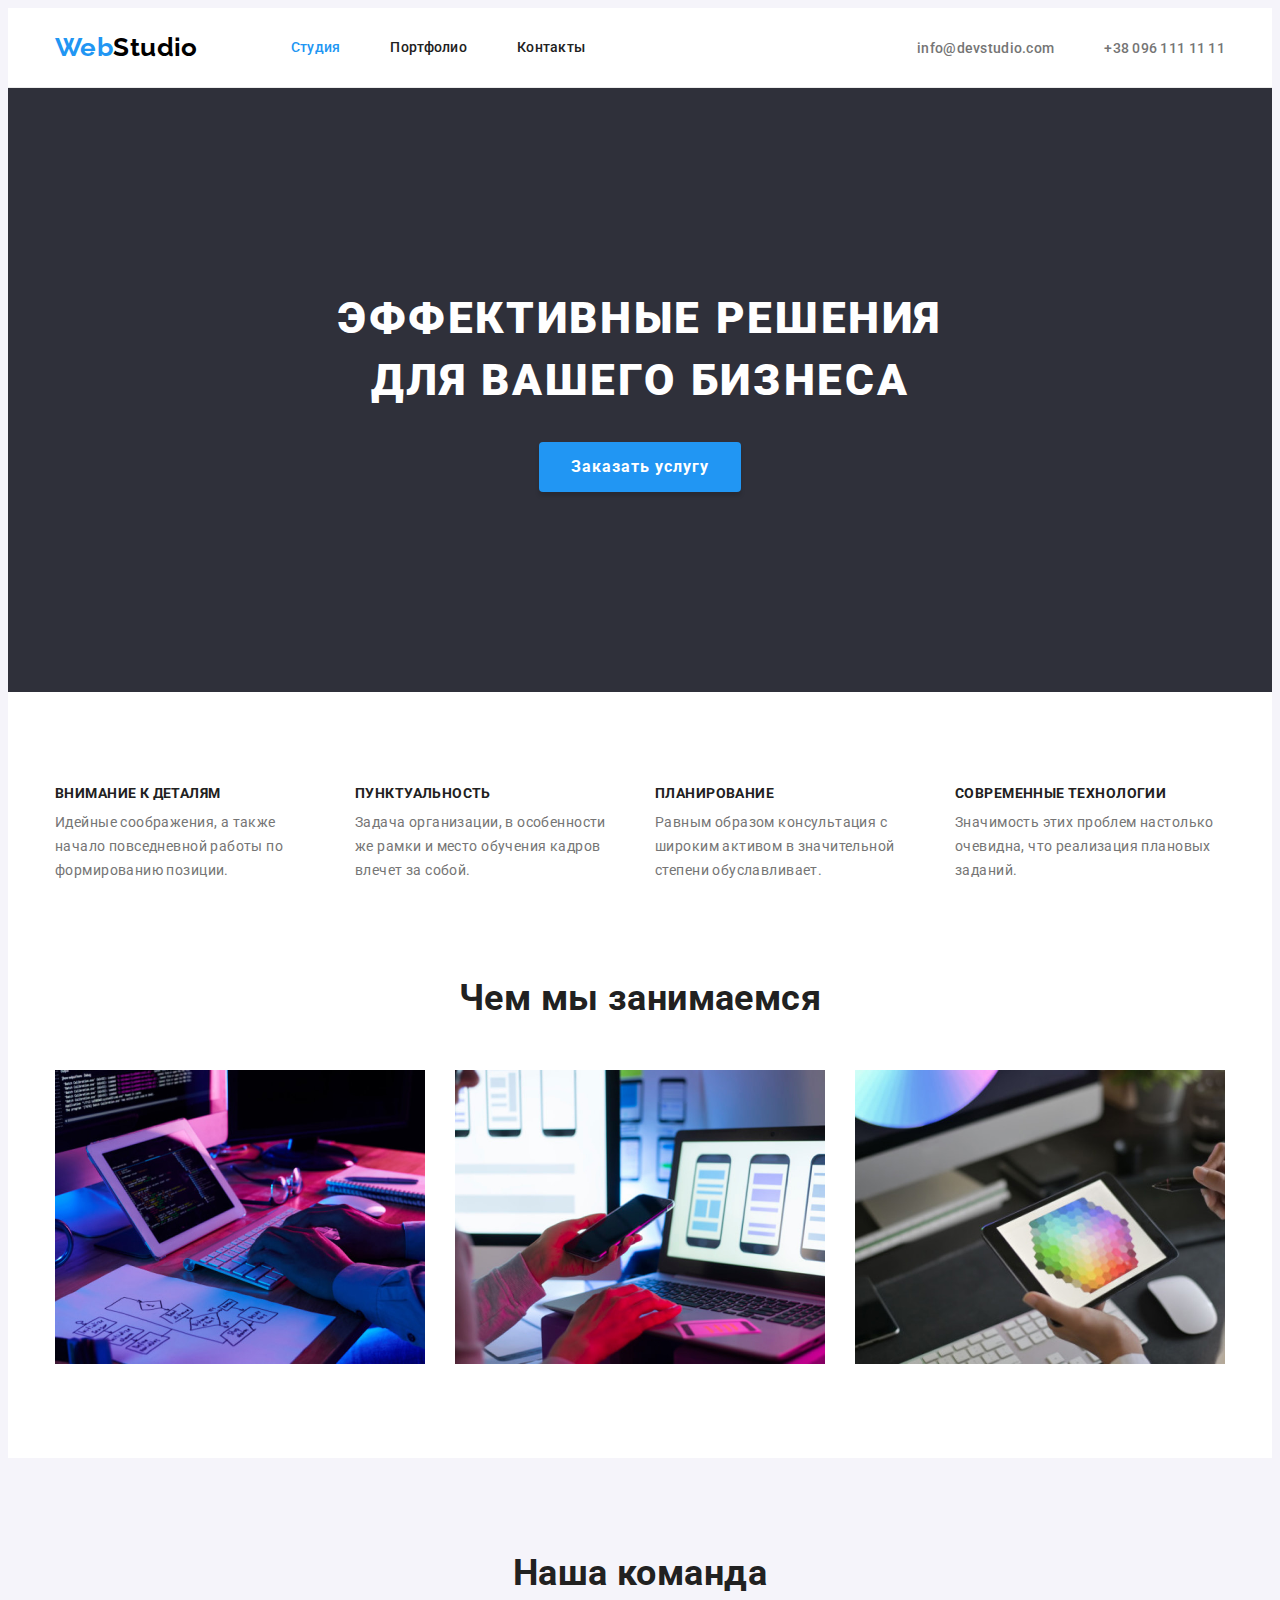
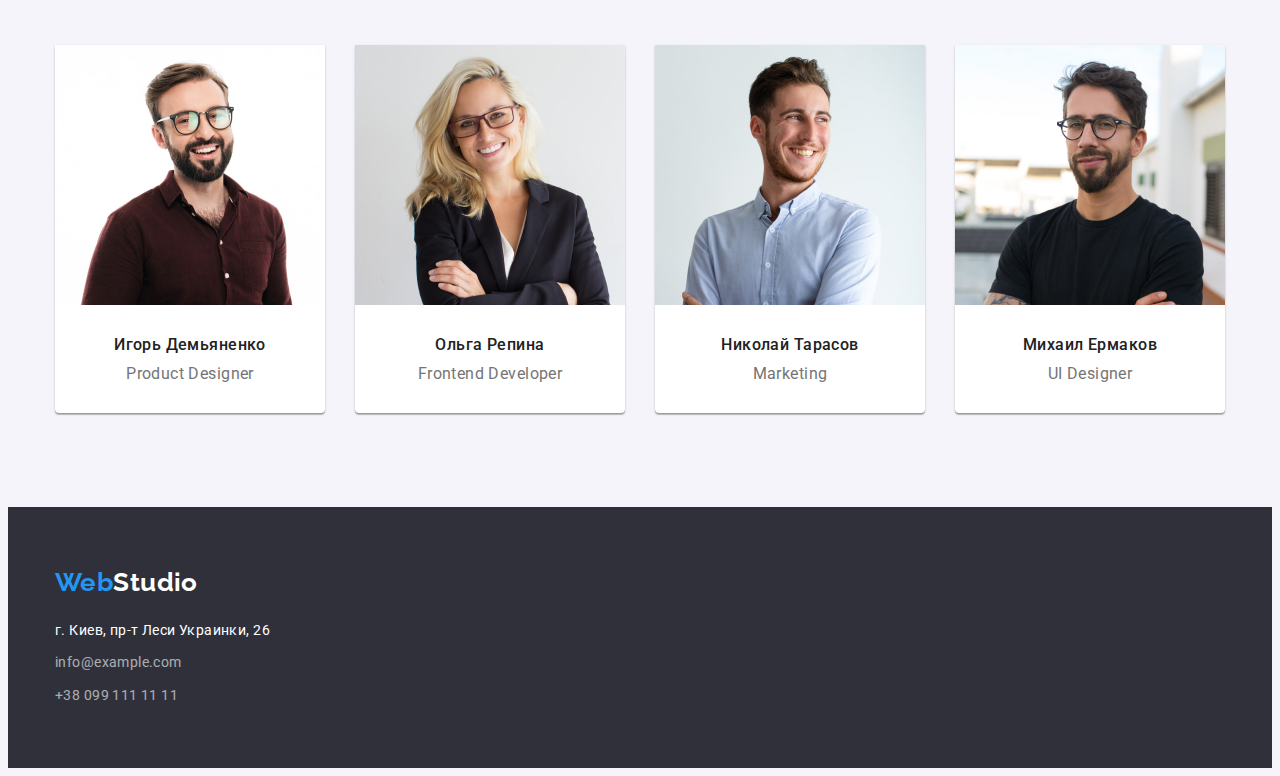
<file: index.html>
<!DOCTYPE html>
<html lang="ru">

<head>
    <meta charset="UTF-8">
    <meta http-equiv="X-UA-Compatible" content="IE=edge">
    <meta name="viewport" content="width=device-width, initial-scale=1.0">
    <title>WebStudio Эффективные решения для вашего бизнеса</title>
    <link rel="preconnect" href="https://fonts.googleapis.com">
    <link rel="preconnect" href="https://fonts.gstatic.com" crossorigin>
    <link
        href="https://fonts.googleapis.com/css2?family=Raleway:wght@700&family=Roboto:wght@400;500;700;900&display=swap"
        rel="stylesheet">
    <link rel="stylesheet" href="https://cdnjs.cloudflare.com/ajax/libs/modern-normalize/1.1.0/modern-normalize.min.css"
        integrity="sha512-wpPYUAdjBVSE4KJnH1VR1HeZfpl1ub8YT/NKx4PuQ5NmX2tKuGu6U/JRp5y+Y8XG2tV+wKQpNHVUX03MfMFn9Q=="
        crossorigin="anonymous" referrerpolicy="no-referrer" />
    <link rel="stylesheet" href="./css/styles.css">
</head>

<body>

    <!-- Header -->
    <header class="header">
        <div class="container page-header">
            <nav class="nav">
                <a class="logo" href="./index.html">
                    <span class="logo-text">Web</span>Studio
                </a>
                <ul class="list nav-list">
                    <li class="nav-item">
                        <a class="link nav-link current" href="./index.html">Студия</a>
                    </li>
                    <li class="nav-item">
                        <a class="link nav-link" href="./portfolio.html">Портфолио</a>
                    </li>
                    <li class="nav-item">
                        <a class="link nav-link" href="./index.html">Контакты</a>
                    </li>
                </ul>
            </nav>
            <ul class="list contact-list">
                <li class="contact-item">
                    <a class="link contact-link" href="mailto:info@devstudio.com">info@devstudio.com</a>
                </li>
                <li class="contact-item">
                    <a class="link contact-link" href="tel:+380961111111">+38 096 111 11 11</a>
                </li>
            </ul>
        </div>
    </header>

    <main>

        <!-- Hero section-->
        <section class="section hero">
            <div class="container">
                <h1 class="hero-title">Эффективные решения 
                    для вашего бизнеса</h1>
                <button type="button" class="button hero-btn">Заказать услугу</button>
            </div>
        </section>

        <!-- About section-->
        <section class="section about">
            <h2 class="visually-hidden">Преимущества</h2>
            <div class="container">
                <ul class="list about-list">
                    <li class="about-item">
                        <h3 class="about-title">Внимание к деталям</h3>
                        <p class="about-text">Идейные соображения, а также начало повседневной работы по формированию
                        позиции.</p>
                    </li>
                    <li class="about-item">
                        <h3 class="about-title">Пунктуальность</h3>
                        <p class="about-text">Задача организации, в особенности же рамки и место обучения кадров влечет
                            за собой.</p>
                    </li>
                    <li class="about-item">
                        <h3 class="about-title">Планирование</h3>
                        <p class="about-text">Равным образом консультация с широким активом в значительной степени
                            обуславливает.</p>
                    </li>
                    <li class="about-item">
                        <h3 class="about-title">Современные технологии</h3>
                        <p class="about-text">Значимость этих проблем настолько очевидна, что реализация плановых
                            заданий.</p>
                    </li>
                </ul>
            </div>
        </section>

        <!-- Wedo section-->
        <section class="section wedo">
            <div class="container">
                <h2 class="section-title">Чем мы занимаемся</h2>
                <ul class="list wedo-list">
                    <li class="wedo-item">
                        <img class="wedo-img" src="./images/studio/computer.jpg" alt="Макбук на столе" width="370"
                            height="294">
                    </li>
                    <li class="wedo-item">
                        <img class="wedo-img" src="./images/studio/phone.jpg" alt="Телефон в руке" width="370" height="294">
                    </li>
                    <li class="wedo-item">
                        <img class="wedo-img" src="./images/studio/tablet.jpg" alt="Планшен в руке" width="370"
                            height="294">
                    </li>
                </ul>
            </div>
        </section>

        <!-- Team section-->
        <section class="section">
            <div class="container">
                <h2 class="section-title">Наша команда</h2>
                <ul class="list team-list">
                    <li class="team-item">
                        <img class="team-img" src="./images/studio/team-member1.jpg" alt="Игорь Демьяненко Product Designer"
                            width="270" height="260">
                        <div class="team-card-wrapper">
                            <h3 class="team-name">Игорь Демьяненко</h3>
                            <p class="team-profession">Product Designer</p>
                        </div>
                    </li>
                    <li class="team-item">
                        <img class="team-img" src="./images/studio/team-member2.jpg" alt="Ольга Репина Frontend Developer"
                            width="270" height="260">
                        <div class="team-card-wrapper">
                            <h3 class="team-name">Ольга Репина</h3>
                            <p class="team-profession">Frontend Developer</p>
                        </div>
                    </li>
                    <li class="team-item">
                        <img class="team-img" src="./images/studio/team-member3.jpg" alt="Николай Тарасов Marketing"
                            width="270" height="260">
                        <div class="team-card-wrapper">
                            <h3 class="team-name">Николай Тарасов</h3>
                            <p class="team-profession">Marketing</p>
                        </div>
                    </li>
                    <li class="team-item">
                        <img class="team-img" src="./images/studio/team-member4.jpg" alt="Михаил Ермаков UI Designer"
                            width="270" height="260">
                        <div class="team-card-wrapper">
                            <h3 class="team-name">Михаил Ермаков</h3>
                            <p class="team-profession">UI Designer</p>
                        </div>
                    </li>
                </ul>
            </div>
        </section>

    </main>


    <!-- Footer -->
    <footer class="footer">
        <div class="container">
            <a class="footer-logo" href="./index.html"><span class="footer-text">Web</span>Studio</a>
            <address class="address">
                <ul class="list address-list">
                    <li class="first address-item">
                        <a class="address-contact" href="https://goo.gl/maps/cuWvZPxTjKMrRTUg6" target="_blank"
                            rel="noopener noreferrer">г. Киев, пр-т Леси Украинки, 26</a>
                    </li>
                    <li class="address-item">
                        <a class="link address-contact" href="mailto:info@example.com">info@example.com</a>
                    </li>
                    <li class="address-item">
                        <a class="link address-contact" href="tel:+380991111111">+38 099 111 11 11</a>
                    </li>
                </ul>
            </address>
        </div>
    </footer>

</body>

</html>
</file>
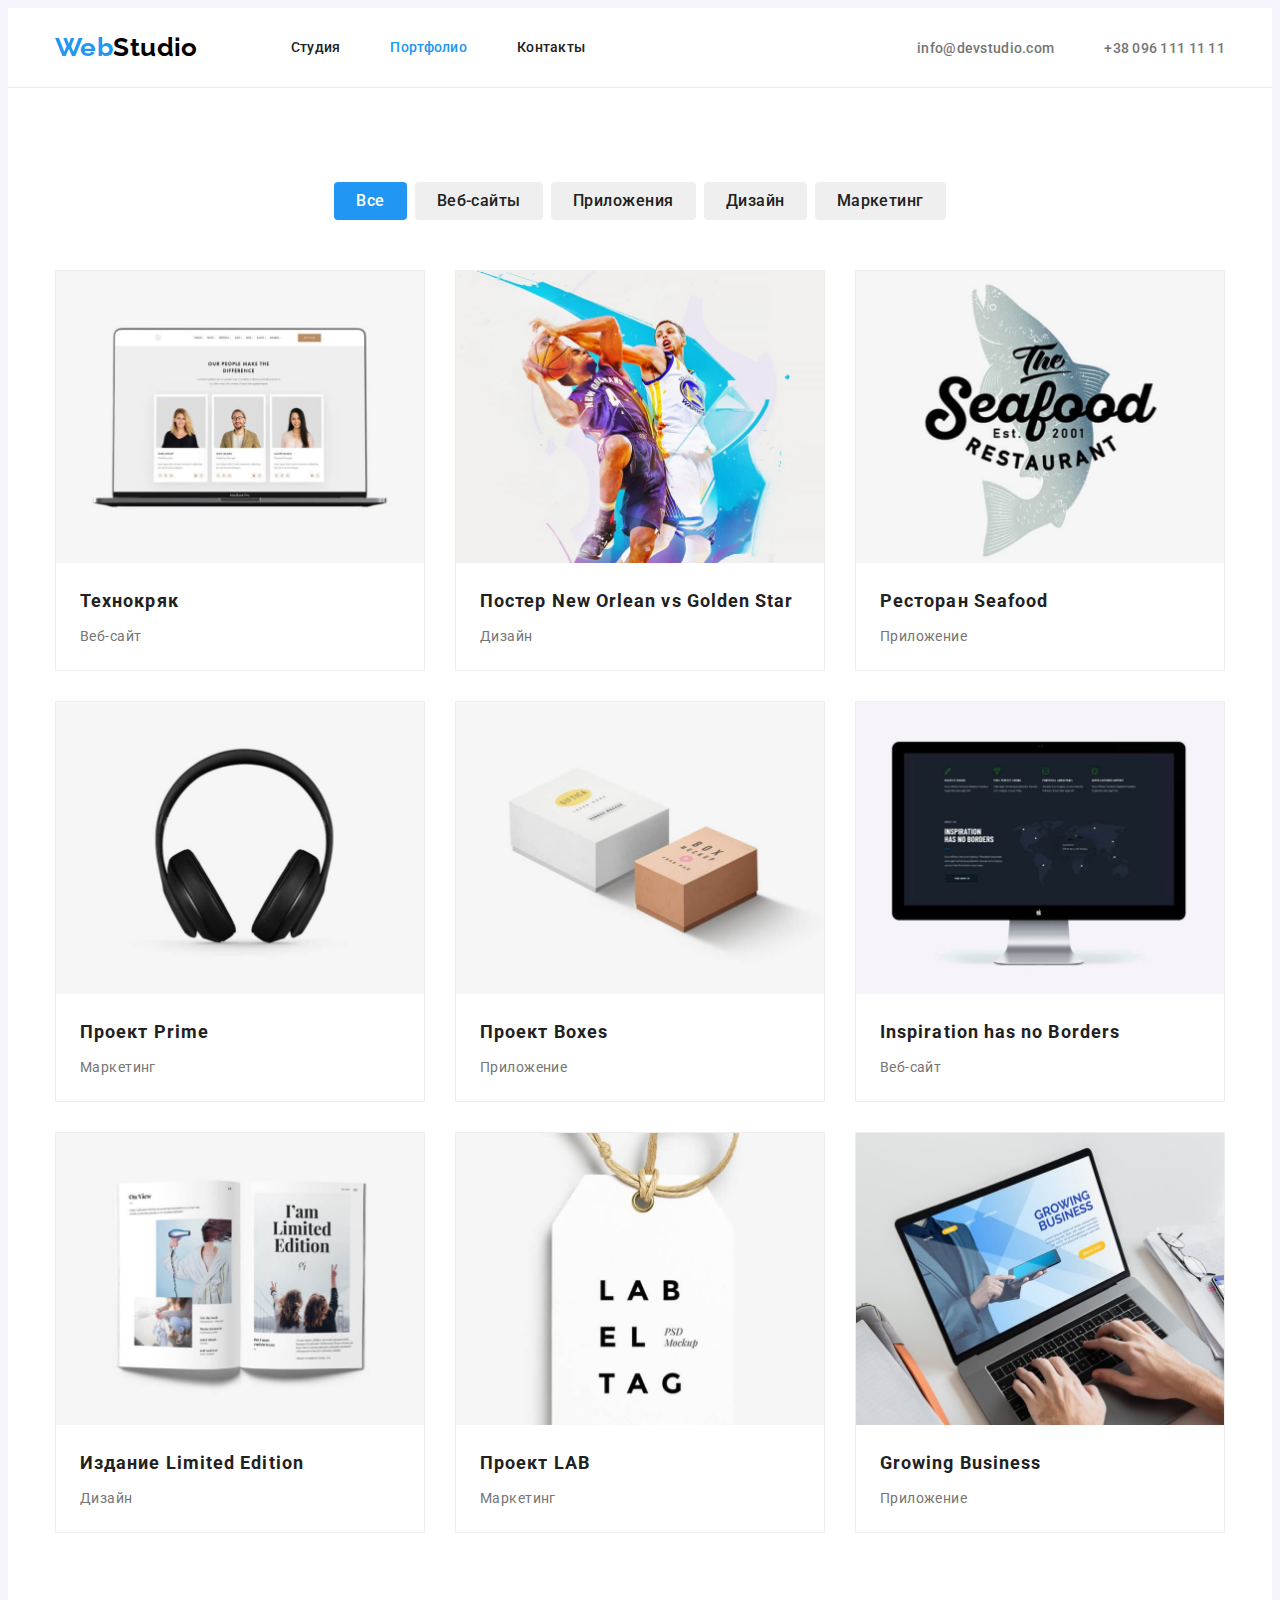
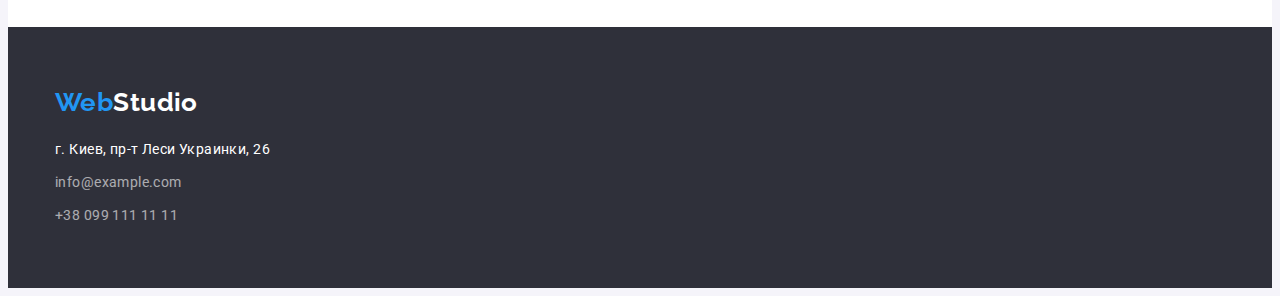
<file: portfolio.html>
<!DOCTYPE html>
<html lang="ru">

<head>
    <meta charset="UTF-8">
    <meta http-equiv="X-UA-Compatible" content="IE=edge">
    <meta name="viewport" content="width=device-width, initial-scale=1.0">
    <title>WebStudio Эффективные решения для вашего бизнеса</title>
    <link rel="preconnect" href="https://fonts.googleapis.com">
    <link rel="preconnect" href="https://fonts.gstatic.com" crossorigin>
    <link
        href="https://fonts.googleapis.com/css2?family=Raleway:wght@700&family=Roboto:wght@400;500;700;900&display=swap"
        rel="stylesheet">
    <link rel="stylesheet" href="https://cdnjs.cloudflare.com/ajax/libs/modern-normalize/1.1.0/modern-normalize.min.css"
        integrity="sha512-wpPYUAdjBVSE4KJnH1VR1HeZfpl1ub8YT/NKx4PuQ5NmX2tKuGu6U/JRp5y+Y8XG2tV+wKQpNHVUX03MfMFn9Q=="
        crossorigin="anonymous" referrerpolicy="no-referrer" />
    <link rel="stylesheet" href="./css/styles.css">
</head>

<body>

    <!-- Header -->
    <header class="header">
        <div class="container page-header">
            <nav class="nav">
                <a class="logo" href="./index.html">
                    <span class="logo-text">Web</span>Studio
                </a>
                <ul class="list nav-list">
                    <li class="nav-item">
                        <a class="link nav-link" href="./index.html">Студия</a>
                    </li>
                    <li class="nav-item">
                        <a class="link nav-link current" href="./portfolio.html">Портфолио</a>
                    </li>
                    <li class="nav-item">
                        <a class="link nav-link" href="./index.html">Контакты</a>
                    </li>
                </ul>
            </nav> 
            <ul class="list contact-list">
                <li class="contact-item">
                    <a class="link contact-link" href="mailto:info@devstudio.com">info@devstudio.com</a>
                </li>
                <li class="contact-item">
                    <a class="link contact-link" href="tel:+380961111111">+38 096 111 11 11</a>
                </li>
            </ul>
        </div>
    </header>

    <main>

        <!-- Portfolio section -->

        <section class="section portfolio">
            <div class="container">
                <h1 class="visually-hidden">Портфолио</h1>
                <ul class="list filter-list">
                    <li class="filter-item">
                        <button class="button filter-btn current-btn" type="button">Все</button>
                    </li>
                    <li class="filter-item">
                        <button class="button filter-btn" type="button">Веб-сайты</button>
                    </li>
                    <li class="filter-item">
                        <button class="button filter-btn" type="button">Приложения</button>
                    </li>
                    <li class="filter-item">
                        <button class="button filter-btn" type="button">Дизайн</button>
                    </li>
                    <li class="filter-item">
                        <button class="button filter-btn" type="button">Маркетинг</button>
                    </li>
                </ul>

                <ul class="list portfolio-list">
                    <li class="portfolio-item">
                        <a class="link portfolio-link" href="#">
                            <img class="portfolio-img" src="images/portfolio/project1.jpg" alt="Технокряк Веб-сайт"
                                width="370" height="294">
                            <div class="portfolio-card-wrapper">
                                <h2 class="portfolio-subtitle">Технокряк</h2>
                                <p class="portfolio-text">Веб-сайт</p>
                            </div>
                        </a>
                    </li>
                    <li class="portfolio-item">
                        <a class="link portfolio-link" href="#">
                            <img class="portfolio-img" src="images/portfolio/project2.jpg"
                                alt="Постер Постер Нью Орлеан версус Голден Стар Дизайн" width="370" height="294">
                            <div class="portfolio-card-wrapper">
                                <h2 class="portfolio-subtitle">Постер New Orlean vs Golden Star</h2>
                                <p class="portfolio-text">Дизайн</p>
                            </div>
                        </a>
                    </li>
                    <li class="portfolio-item">
                        <a class="link portfolio-link" href="#">
                            <img class="portfolio-img" src="images/portfolio/project3.jpg" alt="Ресторан Сифуд Приложение"
                                width="370" height="294">
                            <div class="portfolio-card-wrapper">
                                <h2 class="portfolio-subtitle">Ресторан Seafood</h2>
                                <p class="portfolio-text">Приложение</p>
                            </div>
                        </a>
                    </li>
                    <li class="portfolio-item">
                        <a class="link portfolio-link" href="#">
                            <img class="portfolio-img" src="images/portfolio/project4.jpg" alt="Проект Прайм Маркетинг"
                                width="370" height="294">
                            <div class="portfolio-card-wrapper">
                                <h2 class="portfolio-subtitle">Проект Prime</h2>
                                <p class="portfolio-text">Маркетинг</p>
                            </div>
                        </a>
                    </li>
                    <li class="portfolio-item">
                        <a class="link portfolio-link" href="#">
                            <img class="portfolio-img" src="images/portfolio/project5.jpg" alt="Проект Боксес Приложение"
                                width="370" height="294">
                            <div class="portfolio-card-wrapper">
                                <h2 class="portfolio-subtitle">Проект Boxes</h2>
                                <p class="portfolio-text">Приложение</p>
                            </div>
                        </a>
                    </li>
                    <li class="portfolio-item">
                        <a class="link portfolio-link" href="#">
                            <img class="portfolio-img" src="images/portfolio/project6.jpg"
                                alt="Вдохновение не имеет границ Веб-сайт" width="370" height="294">
                            <div class="portfolio-card-wrapper">
                                <h2 class="portfolio-subtitle">Inspiration has no Borders</h2>
                                <p class="portfolio-text">Веб-сайт</p>
                            </div>
                        </a>
                    </li>
                    <li class="portfolio-item">
                        <a class="link portfolio-link" href="#">
                            <img class="portfolio-img" src="images/portfolio/project7.jpg"
                                alt="Издание Лимитед Эдишн Дизайн" width="370" height="294">
                            <div class="portfolio-card-wrapper">
                                <h2 class="portfolio-subtitle">Издание Limited Edition</h2>
                                <p class="portfolio-text">Дизайн</p>
                            </div>
                        </a>
                    </li>
                    <li class="portfolio-item">
                        <a class="link portfolio-link" href="#">
                            <img class="portfolio-img" src="images/portfolio/project8.jpg" alt="Проект ЛАБ Маркетинг"
                                width="370" height="294">
                            <div class="portfolio-card-wrapper">
                                <h2 class="portfolio-subtitle">Проект LAB</h2>
                                <p class="portfolio-text">Маркетинг</p>
                            </div>
                        </a>
                    </li>
                    <li class="portfolio-item">
                        <a class="link portfolio-link" href="#">
                            <img class="portfolio-img" src="images/portfolio/project9.jpg" alt="Гроуин Бизнес Приложение"
                                width="370" height="294">
                            <div class="portfolio-card-wrapper">
                                <h2 class="portfolio-subtitle">Growing Business</h2>
                                <p class="portfolio-text">Приложение</p>
                            </div>
                        </a>
                    </li>
                </ul>
            </div>
        </section>

    </main>

    <!-- Footer -->

    <footer class="footer">
        <div class="container">
            <a class="footer-logo" href="./index.html"><span class="footer-text">Web</span>Studio</a>
            <address class="address">
                <ul class="list address-list">
                    <li class="first address-item">
                        <a class="address-contact" href="https://goo.gl/maps/cuWvZPxTjKMrRTUg6" target="_blank"
                            rel="noopener noreferrer">г. Киев, пр-т Леси Украинки, 26</a>
                    </li>
                    <li class="address-item">
                        <a class="link address-contact" href="mailto:info@example.com">info@example.com</a>
                    </li>
                    <li class="address-item">
                        <a class="link address-contact" href="tel:+380991111111">+38 099 111 11 11</a>
                    </li>
                </ul>
            </address>
        </div>
    </footer>

</body>

</html>
</file>
<file: css/styles.css>
:root {
    --primary-font: "Roboto", sans-serif;
    --secondary-font: "Raleway", sans-serif;

    --primary-color: #212121;
    --secondary-color: #757575;
    --accent-color: #2196F3;
    --main-light: #FFFFFF;
    --logo-color: #000000;
    --btn-color: #188CE8;
    --header-border: #ECECEC;
    --border-color: #EEEEEE;

    --primary-background: #F5F4FA;
    --secondary-background: #2F303A;
    --title-size: 36px;
    --text-size: 14px;
}

html {
    box-sizing: border-box;
}

*, 
*::before, 
*::after {
    box-sizing: inherit;
}

/* Common */

body {
    font-family: var(--primary-font);
    font-size: var(--text-size);
    letter-spacing: 0.03em;

    background-color: var(--primary-background);
    color: var(--primary-color);
}

img {
    display: block;
    max-width: 100%;
    height: auto;
}

.list {
    margin: 0;
    padding: 0;

    list-style: none;
}

.link {
    text-decoration: none;
}

.link:hover,
.link:focus,
.lik:active {
    color: var(--accent-color);
}

.button {
    border: none;
    cursor: pointer;
}


/* Header */

.header {
    border-bottom: 1px solid var(--header-border);
    background-color: var(--main-light);
}

.container {
    margin-left: auto;
    margin-right: auto;
    padding-left: 15px;
    padding-right: 15px;
    width: 1200px;
}

.page-header {
    display: flex;
}

.nav, .contact-list {
    display: flex;
    align-items: center;
}

.logo {
    font-family: var(--secondary-font);
    font-weight: 700;
    font-size: 26px;
    line-height: 1.2;
    text-decoration: none;

    color: var(--logo-color);
}

.logo-text {
    color: var(--accent-color);
}

.nav-list {
    display: flex;
    margin-left: 93px;
}

.nav-item {
    
}

.nav-list .nav-item + .nav-item {
    margin-left: 50px;
}

.nav-link {
    display: block;
    padding-top: 32px;
    padding-bottom: 32px;

    font-weight: 500;
    line-height: 1.1;
    letter-spacing: 0.02em;

    color: var(--primary-color);
}

.current {
    color: var(--accent-color);
}

.contact-list {
    margin-left: auto;
}

.contact-list .contact-item + .contact-item {
    margin-left: 50px;
}

.contact-item {

}

.contact-link {
    padding-top: 32px;
    padding-bottom: 32px;

    font-weight: 500;
    line-height: 1.1;
    letter-spacing: 0.02em;

    color: var(--secondary-color);
}

/* Hero section*/
.section {
    padding: 94px 0;
}

.hero {
    padding: 200px 0;
    text-align: center;

    background-color: var(--secondary-background);
}

.hero-title {
    margin-top: 0;
    margin-bottom: 30px;

    white-space: pre-line;
    text-transform: uppercase;
    font-weight: 900;
    font-size: 44px;
    line-height: 1.4;
    letter-spacing: 0.06em;

    color: var(--main-light);
}

.hero-btn {
    padding: 10px 32px;

    font-family: inherit;
    font-weight: 700;
    font-size: 16px;
    line-height: 1.9;
    box-shadow: 0px 4px 4px rgba(0, 0, 0, 0.15);
    border-radius: 4px;
    letter-spacing: 0.06em;

    background-color: var(--accent-color);
    color: var(--main-light);
}

.hero-btn:hover,
.hero-btn:focus {
    background-color: var(--btn-color);
}

/* About section */

.about {
    background-color: var(--main-light);
}

.visually-hidden {
    position: absolute;
    white-space: nowrap;
    width: 1px;
    height: 1px;
    overflow: hidden;
    border: 0;
    padding: 0;
    clip: rect(0 0 0 0);
    clip-path: inset(50%);
    margin: -1px;
}

.about-list {
    display: flex;
}

.about-item {
    width: calc((100% - 90px) / 4);
}

.about-list .about-item + .about-item {
    margin-left: 30px;
}

.about-title {
    margin-top: 0;
    margin-bottom: 10px;

    font-size: var(--text-size);
    line-height: 1.1;
    text-transform: uppercase;
}

.about-text {
    margin-top: 0;
    margin-bottom: 0;

    line-height: 1.7;

    color: var(--secondary-color);
}

/* Wedo section */

.wedo {
    padding-top: 0;

    background-color: var(--main-light);
}

.section-title {
    margin-top: 0;
    margin-bottom: 50px;
    text-align: center;

    font-size: var(--title-size);
    line-height: 1.2;
}

.wedo-list {
    display: flex;
}

.wedo-item {
    width: calc((100% - 60px) / 3);
    margin-right: 30px;
}

.wedo-item:last-child {
    margin-right: 0;
}

.wedo-img {
    
}

/* Team section */

.team-list {
    display: flex;
    text-align: center;
}

.team-item {
    width: calc((100% - 90px) / 4);
    margin-right: 30px;

    background-color: var(--main-light);
    box-shadow: 0px 1px 3px rgba(0, 0, 0, 0.12), 0px 1px 1px rgba(0, 0, 0, 0.14), 0px 2px 1px rgba(0, 0, 0, 0.2);
    border-radius: 0px 0px 4px 4px;
}

.team-item:last-child {
    margin-right: 0;
}

.team-img {
    
}

.team-card-wrapper {
    padding: 30px 0;
}

.team-name {
    margin-top: 0;
    margin-bottom: 10px;

    font-weight: 500;
    font-size: 16px;
    line-height: 1.2;
}

.team-profession {
    margin-top: 0;
    margin-bottom: 0;

    font-size: 16px;
    line-height: 1.2;

    color: var(--secondary-color);
}

/* Portfolio section */

.portfolio {
    background-color: var(--main-light);
}

.filter-list {
    display: flex;
    justify-content: center;
    margin-bottom: 50px;
}

.filter-list .filter-item + .filter-item {
    margin-left: 8px;
}

.filter-btn {
    padding: 6px 22px;

    font-family: var(--primary-font);
    font-weight: 500;
    font-size: 16px;
    line-height: 1.6;
    letter-spacing: 0.03em;
    
    color: var(--primary-color);
    border-radius: 4px;
}

.current-btn {
    color: var(--main-light);
    background-color: var(--accent-color);
}

.filter-btn:hover,
.filter-btn:focus,
.filter-btn:active {
    color: var(--main-light);
    background-color: var(--accent-color);
    box-shadow: 0px 3px 1px rgba(0, 0, 0, 0.1), 0px 1px 2px rgba(0, 0, 0, 0.08), 0px 2px 2px rgba(0, 0, 0, 0.12);
    border-radius: 4px;
}

.portfolio-list {
    display: flex;
    flex-wrap: wrap;
}

.portfolio-item {
    width: calc((100% - 60px) / 3); 
    margin-right: 30px;
    margin-bottom: 30px;

    background-color: var(--main-light);
    border: 1px solid var(--border-color);
}

.portfolio-item:nth-child(3n) {
    margin-right: 0;
}

.portfolio-item:nth-last-child(-n + 3) {
    margin-bottom: 0;
}

.portfolio-img {
    
}

.portfolio-card-wrapper {
    padding: 20px 24px 20px 24px;
}

.portfolio-subtitle {
    margin-top: 0;
    margin-bottom: 4px;

    font-size: 18px;
    line-height: 2;
    letter-spacing: 0.06em;

    color: var(--primary-color);
}

.portfolio-text {
    margin-top: 0;
    margin-bottom: 0;

    line-height: 1.9;

    color: var(--secondary-color);
}

/* Footer */

.footer {
    padding-top: 60px;
    padding-bottom: 60px;

    background-color: var(--secondary-background);
}

.footer-logo {
    font-family: var(--secondary-font);
    font-weight: 700;
    font-size: 26px;
    line-height: 1.2;
    text-decoration: none;

    color: var(--main-light);
}

.footer-text {
    color: var(--accent-color);
}

.address {
    margin-top: 20px;
}

.address-item {
    margin-bottom: 9px;
}

.address-item:last-child {
    margin-bottom: 0;
}

.address-contact {
    text-decoration: none;
}

.first>a {
    opacity: 1;
}

.address-contact {
    font-style: normal;
    font-weight: 400;
    line-height: 1.7;
    
    color: var(--main-light);
    opacity: .6;
}
</file>
